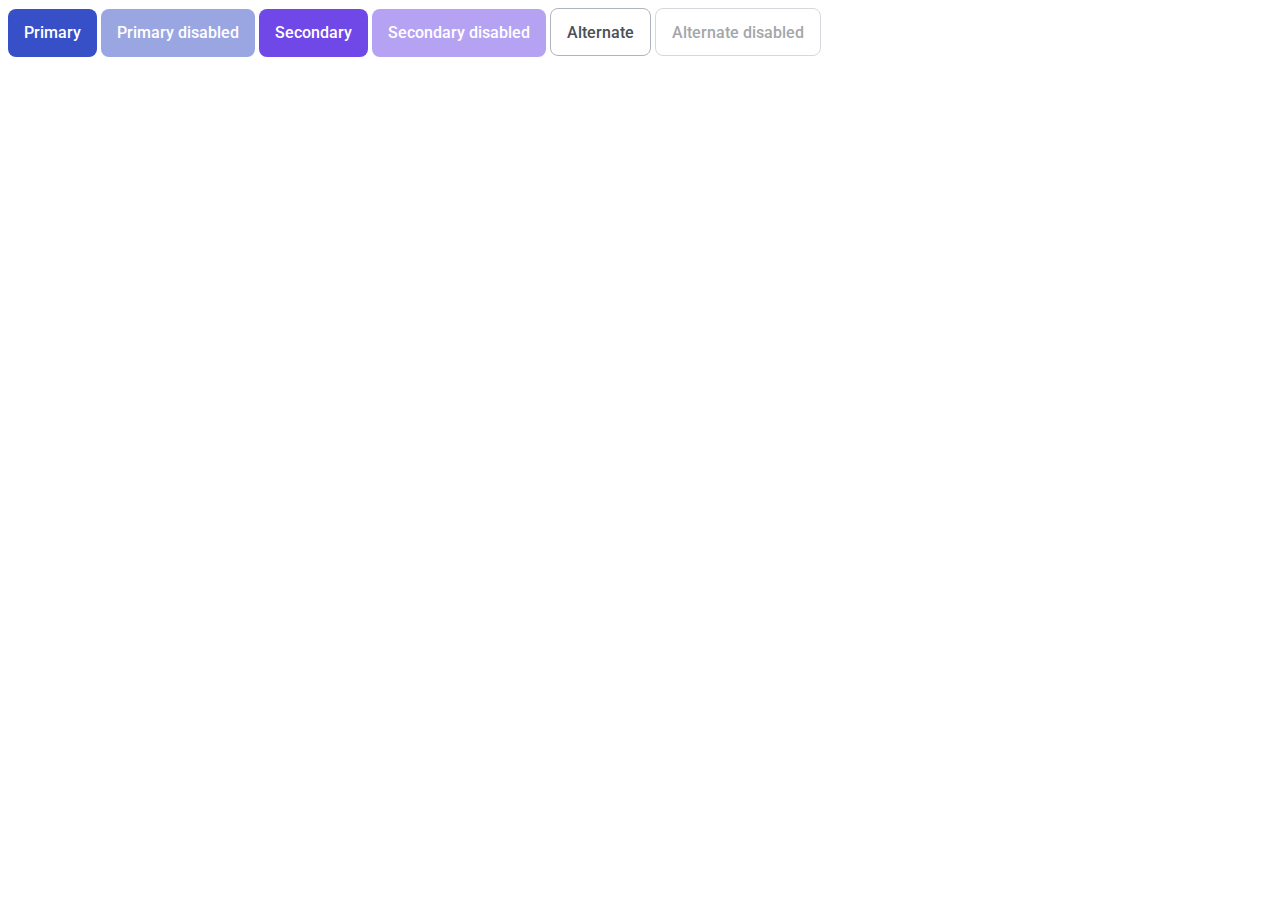
<file: 03-lection1/01-button/index.html>
<!DOCTYPE html>
<!-- Страница с кнопкой -->
<html lang="ru">
<head>
    <link rel="stylesheet" href="../../assets/css/main.css">
    <link rel="stylesheet" href="./button.css">
</head>
<body>
<div class="buttons">
    <button class="button button_primary">Primary</button>
    <button class="button button_primary" disabled>Primary disabled</button>
    <button class="button button_secondary">Secondary</button>
    <button class="button button_secondary" disabled>Secondary disabled</button>
    <button class="button button_alternate">Alternate</button>
    <button class="button button_alternate" disabled>Alternate disabled</button>
</div>
</body>
</html>
</file>
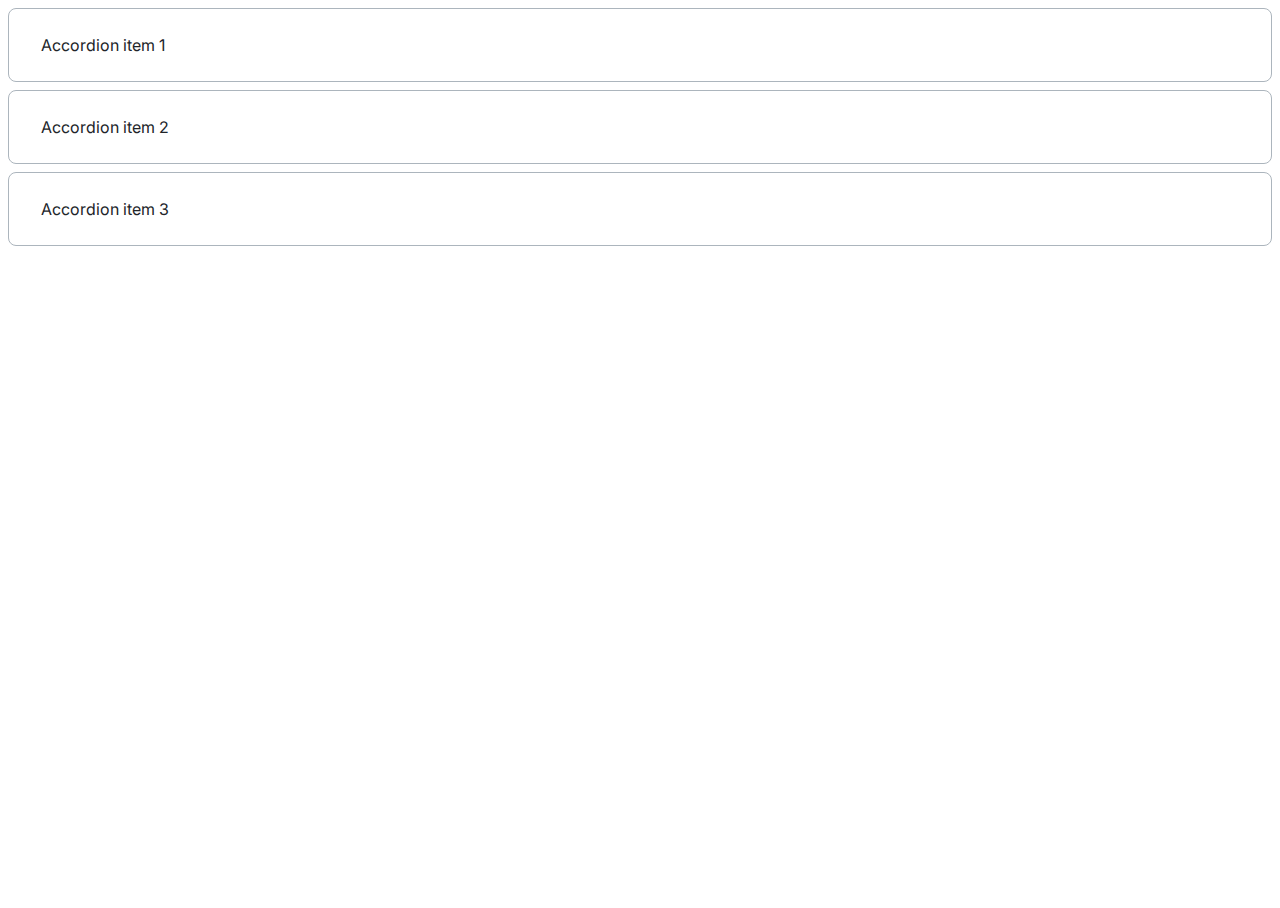
<file: 03-lection1/02-accordion/index.html>
<!DOCTYPE html>
<!-- Страница с аккордеоном -->
<html lang="ru">
    <head>
        <link rel="stylesheet" href="../../assets/css/main.css">
        <link rel="stylesheet" href="./accordion.css">
    </head>
    <body>
        <div class="accordion">
        <details class="accordion__item">
            <summary class="accordion__summary">
                Accordion item 1
            </summary>
            <p class="accordion__content">
                Amet minim mollit non deserunt ullamco est sit aliqua dolor do amet sint. 
                Velit officia consequat duis enim velit mollit. Exercitation veniam consequat sunt nostrud amet.
            </p>
        </details>
        <details class="accordion__item">
            <summary class="accordion__summary">
                Accordion item 2
            </summary>
            <p class="accordion__content">
                Amet minim mollit non deserunt ullamco est sit aliqua dolor do amet sint. 
                Velit officia consequat duis enim velit mollit. Exercitation veniam consequat sunt nostrud amet.
            </p>
        </details>
        <details class="accordion__item">
            <summary class="accordion__summary">
                Accordion item 3
            </summary>
            <p class="accordion__content">
                Amet minim mollit non deserunt ullamco est sit aliqua dolor do amet sint. 
                Velit officia consequat duis enim velit mollit. Exercitation veniam consequat sunt nostrud amet.
            </p>
        </details>
        </div>
    </body>
</html>
</file>
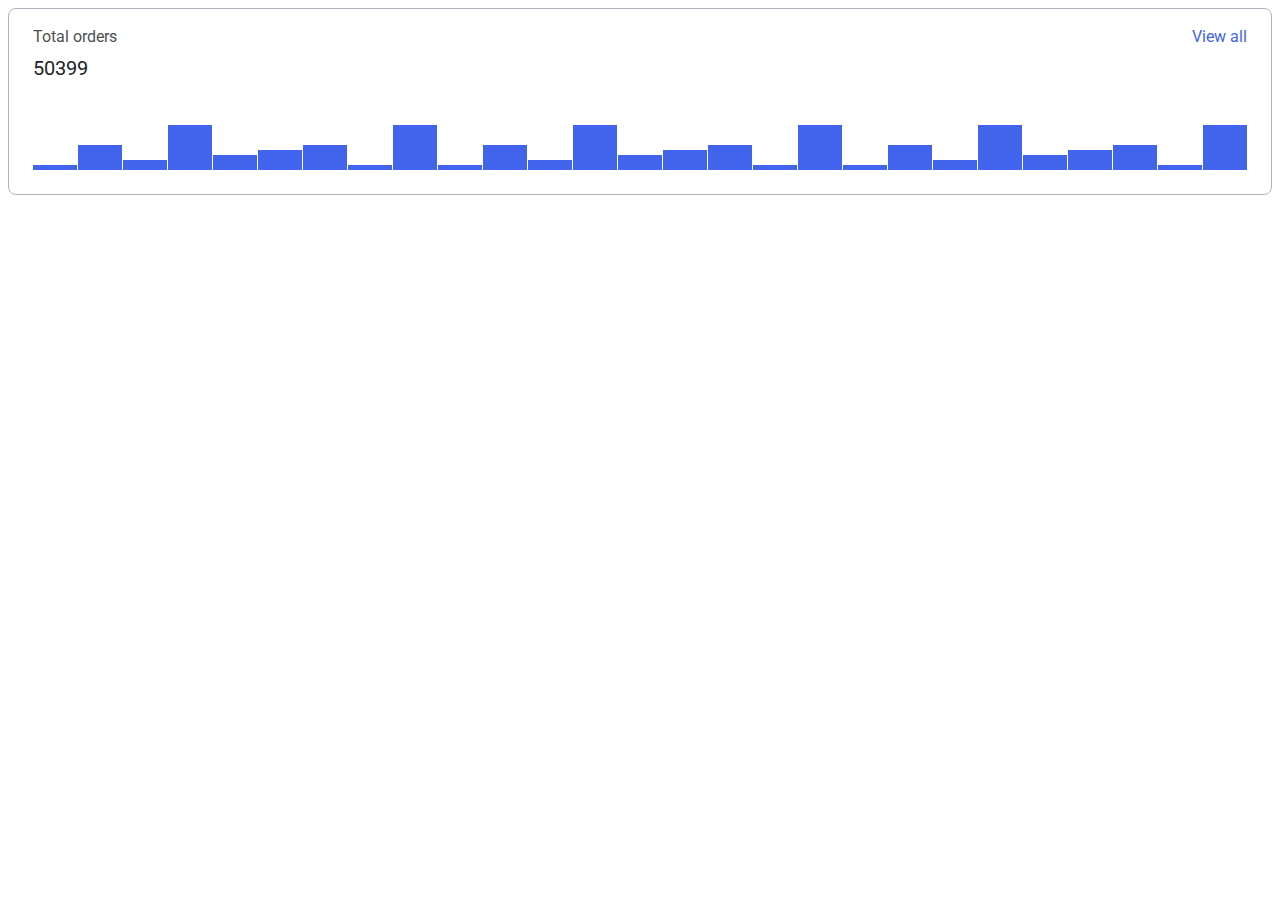
<file: 04-lection2/01-histogram/index.html>
<!DOCTYPE html>
<!-- Страница с гистограммой -->
<html lang="ru">
    <head>
        <link rel="stylesheet" href="../../assets/css/main.css">
        <link rel="stylesheet" href="./histogram.css">
    </head>
    <body>
        <div class="histogram">
            <div class="histogram__header">
                <p class="histogram__title">Total orders</p>
                <a href="#" class="histogram__link">View all</a>
            </div>
            <span class="histogram__total">50399</span>
            <div class="histogram__bars">
                <div class="histogram__bar" style="height: 10%"></div>
                <div class="histogram__bar" style="height: 50%"></div>
                <div class="histogram__bar" style="height: 20%"></div>
                <div class="histogram__bar" style="height: 90%"></div>
                <div class="histogram__bar" style="height: 30%"></div>
                <div class="histogram__bar" style="height: 40%"></div>
                <div class="histogram__bar" style="height: 50%"></div>
                <div class="histogram__bar" style="height: 10%"></div>
                <div class="histogram__bar" style="height: 90%"></div>
                <div class="histogram__bar" style="height: 10%"></div>
                <div class="histogram__bar" style="height: 50%"></div>
                <div class="histogram__bar" style="height: 20%"></div>
                <div class="histogram__bar" style="height: 90%"></div>
                <div class="histogram__bar" style="height: 30%"></div>
                <div class="histogram__bar" style="height: 40%"></div>
                <div class="histogram__bar" style="height: 50%"></div>
                <div class="histogram__bar" style="height: 10%"></div>
                <div class="histogram__bar" style="height: 90%"></div>
                <div class="histogram__bar" style="height: 10%"></div>
                <div class="histogram__bar" style="height: 50%"></div>
                <div class="histogram__bar" style="height: 20%"></div>
                <div class="histogram__bar" style="height: 90%"></div>
                <div class="histogram__bar" style="height: 30%"></div>
                <div class="histogram__bar" style="height: 40%"></div>
                <div class="histogram__bar" style="height: 50%"></div>
                <div class="histogram__bar" style="height: 10%"></div>
                <div class="histogram__bar" style="height: 90%"></div>
            </div>
        </div>
    </body>
</html>
</file>
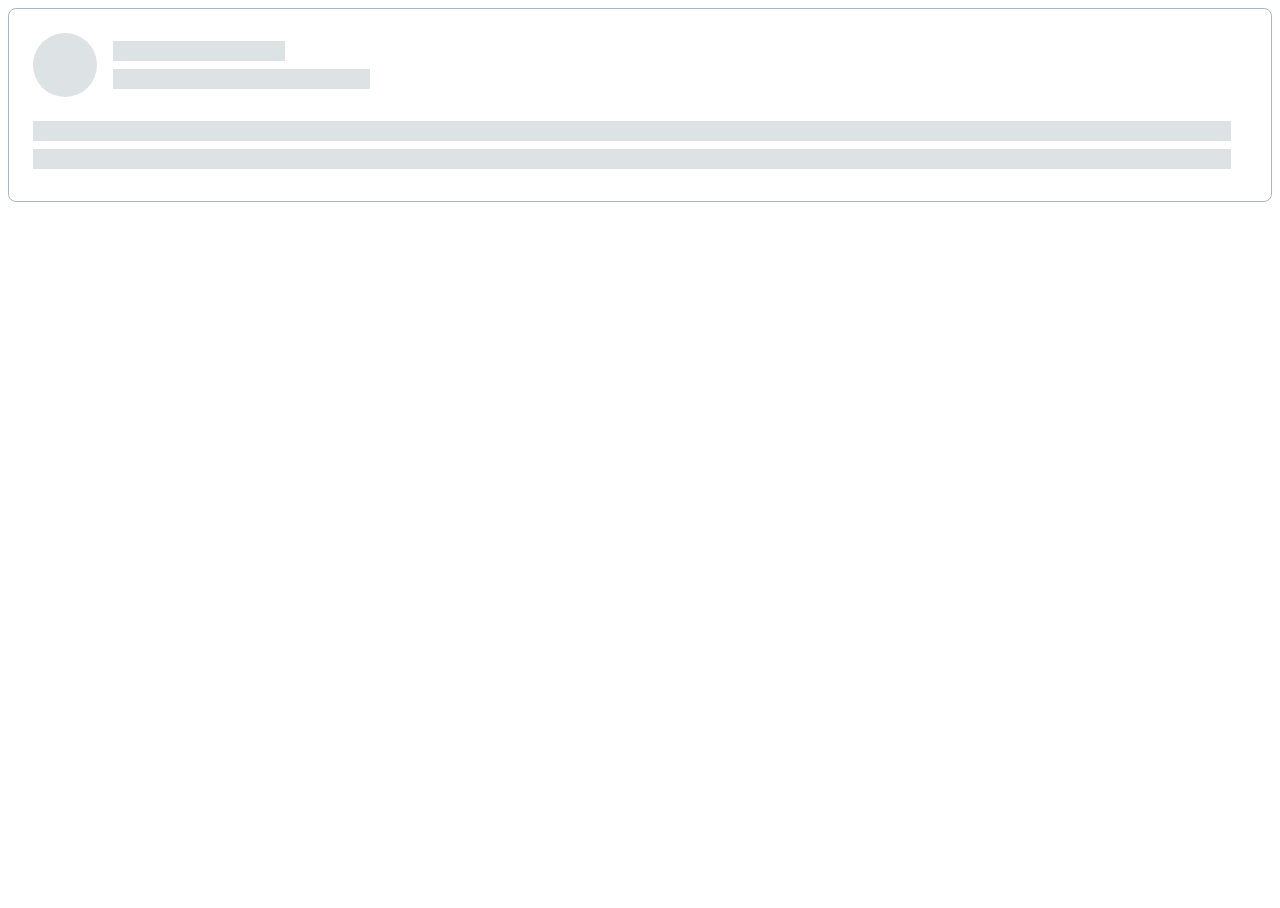
<file: 04-lection2/02-skeleton/index.html>
<!DOCTYPE html>
<!-- Страница со скелетоном -->
<html lang="ru">
    <head>
        <link rel="stylesheet" href="../../assets/css/main.css">
        <link rel="stylesheet" href="./skeleton.css">
    </head>
    <body>
        <div class="skeleton">
            <div class="skeleton__header">
                <div class="skeleton__circle"></div>
                <div class="skeleton__title">
                    <div class="skeleton__line skeleton__line_name"></div>
                    <div class="skeleton__line skeleton__line_date"></div>
                </div>
            </div>
            <div class="skeleton__body">
                <div class="skeleton__line"></div>
                <div class="skeleton__line"></div>
            </div>
        </div>
    </body>
</html>
</file>
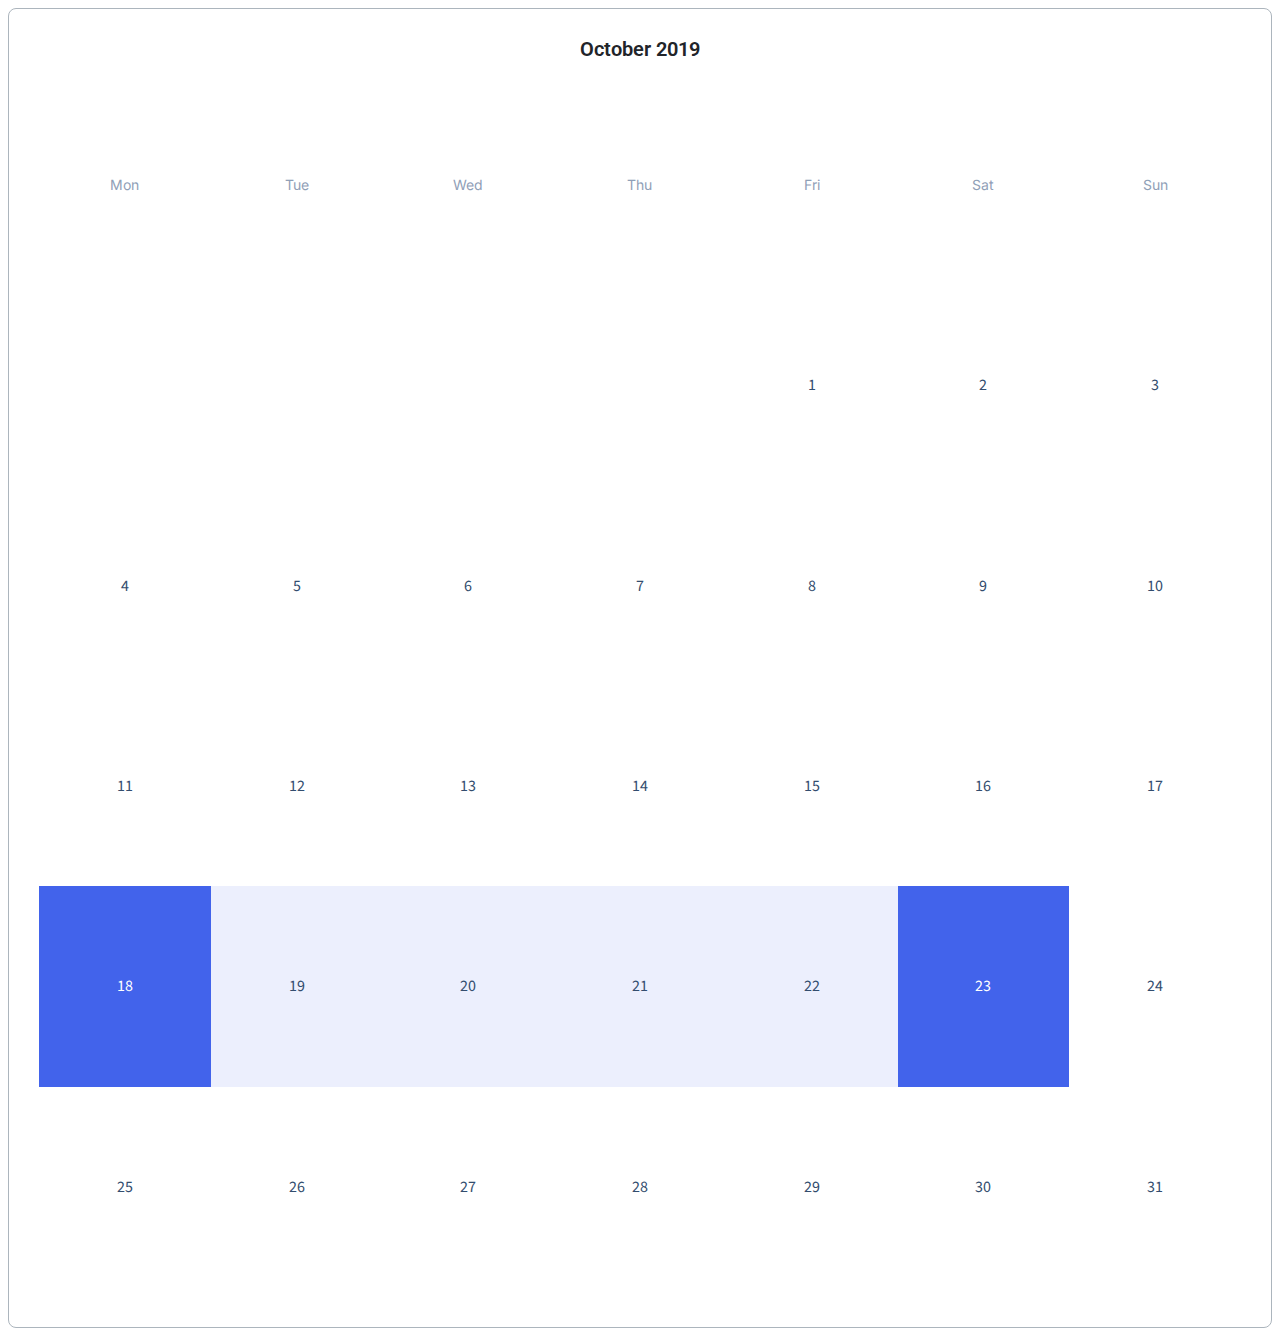
<file: 05-lection3/03-calendar/index.html>
<!DOCTYPE html>
<!-- Страница с календарем -->
<html lang="ru">
    <head>
        <link rel="stylesheet" href="../../assets/css/main.css">
        <link rel="stylesheet" href="./calendar.css">
        <title>Calendar</title>
    </head>
    <body>
        <div class="calendar">
            <div class="calendar__wrapper">
                <div class="calendar__header">
                    October 2019
                </div>
                <div class="calendar__body-wrapper">
                    <div class="calendar__body">
                    <span class="calendar__item calendar__item_week-day">Mon</span>
                    <span class="calendar__item calendar__item_week-day">Tue</span>
                    <span class="calendar__item calendar__item_week-day">Wed</span>
                    <span class="calendar__item calendar__item_week-day">Thu</span>
                    <span class="calendar__item calendar__item_week-day">Fri</span>
                    <span class="calendar__item calendar__item_week-day">Sat</span>
                    <span class="calendar__item calendar__item_week-day">Sun</span>
                    <span class="calendar__item"></span>
                    <span class="calendar__item"></span>
                    <span class="calendar__item"></span>
                    <span class="calendar__item"></span>
                    <span class="calendar__item calendar__item_number-day">1</span>
                    <span class="calendar__item calendar__item_number-day">2</span>
                    <span class="calendar__item calendar__item_number-day">3</span>
                    <span class="calendar__item calendar__item_number-day">4</span>
                    <span class="calendar__item calendar__item_number-day">5</span>
                    <span class="calendar__item calendar__item_number-day">6</span>
                    <span class="calendar__item calendar__item_number-day">7</span>
                    <span class="calendar__item calendar__item_number-day">8</span>
                    <span class="calendar__item calendar__item_number-day">9</span>
                    <span class="calendar__item calendar__item_number-day">10</span>
                    <span class="calendar__item calendar__item_number-day">11</span>
                    <span class="calendar__item calendar__item_number-day">12</span>
                    <span class="calendar__item calendar__item_number-day">13</span>
                    <span class="calendar__item calendar__item_number-day">14</span>
                    <span class="calendar__item calendar__item_number-day">15</span>
                    <span class="calendar__item calendar__item_number-day">16</span>
                    <span class="calendar__item calendar__item_number-day">17</span>
                    <span class="calendar__item calendar__item_number-day calendar__item_active">18</span>
                    <span class="calendar__item calendar__item_number-day calendar__item_range">19</span>
                    <span class="calendar__item calendar__item_number-day calendar__item_range">20</span>
                    <span class="calendar__item calendar__item_number-day calendar__item_range">21</span>
                    <span class="calendar__item calendar__item_number-day calendar__item_range">22</span>
                    <span class="calendar__item calendar__item_number-day calendar__item_active">23</span>
                    <span class="calendar__item calendar__item_number-day">24</span>
                    <span class="calendar__item calendar__item_number-day">25</span>
                    <span class="calendar__item calendar__item_number-day">26</span>
                    <span class="calendar__item calendar__item_number-day">27</span>
                    <span class="calendar__item calendar__item_number-day">28</span>
                    <span class="calendar__item calendar__item_number-day">29</span>
                    <span class="calendar__item calendar__item_number-day">30</span>
                    <span class="calendar__item calendar__item_number-day">31</span>
                    </div>
                </div>
            </div>
        </div>
    </body>
</html>
</file>
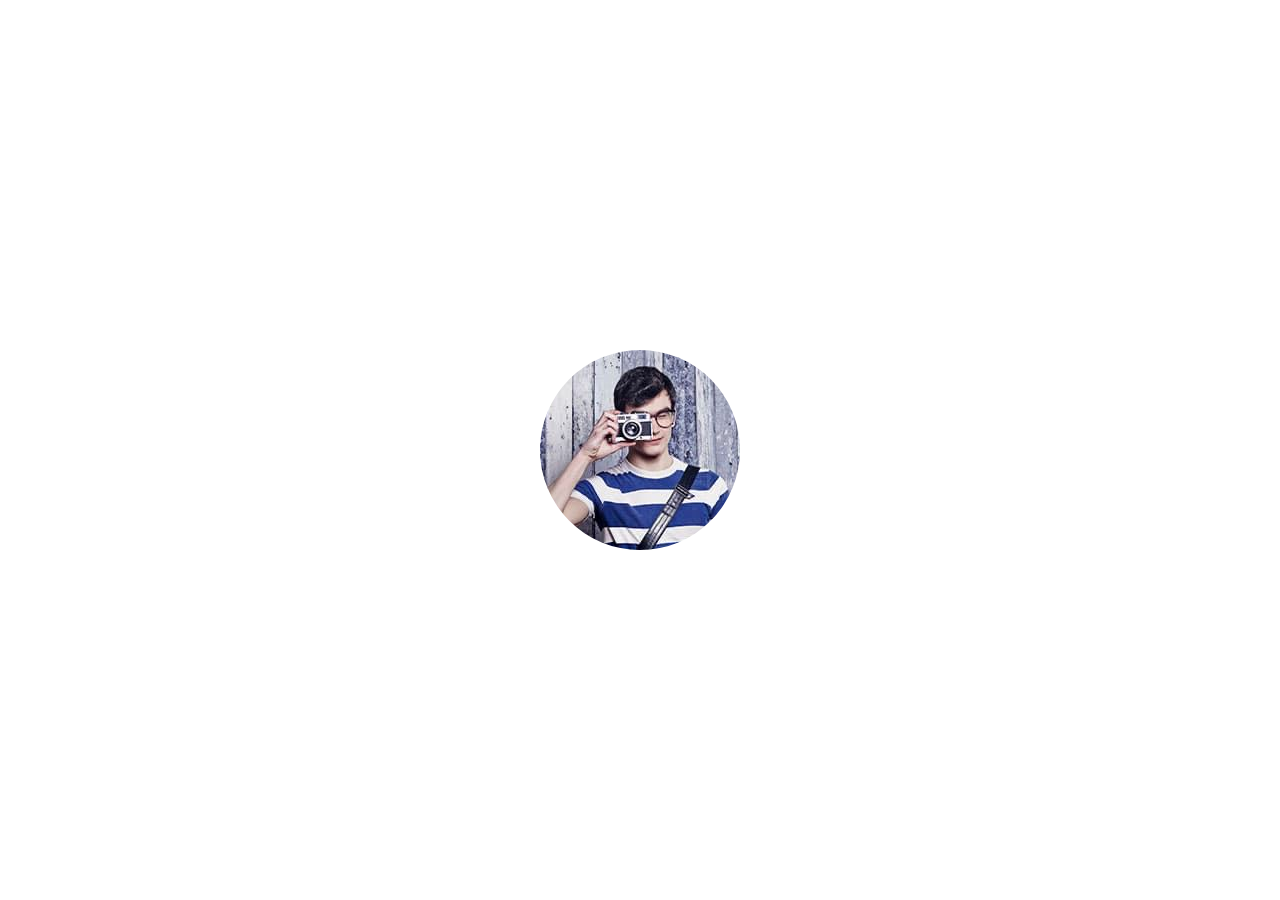
<file: 06-lection4/01-avatar/index.html>
<!DOCTYPE html>
<!-- Страница с аватаром -->
<html lang="ru">
    <head>
        <link rel="stylesheet" href="../../assets/css/main.css">
        <link rel="stylesheet" href="./avatar.css">
        <link rel="stylesheet" href="./index.css">
        <title>Avatar</title>
    </head>
    <body>
        <div class="avatar">
            <img class="avatar__image" src="./public/avatar-200.jpg">
        </div>
    </body>
</html>
</file>
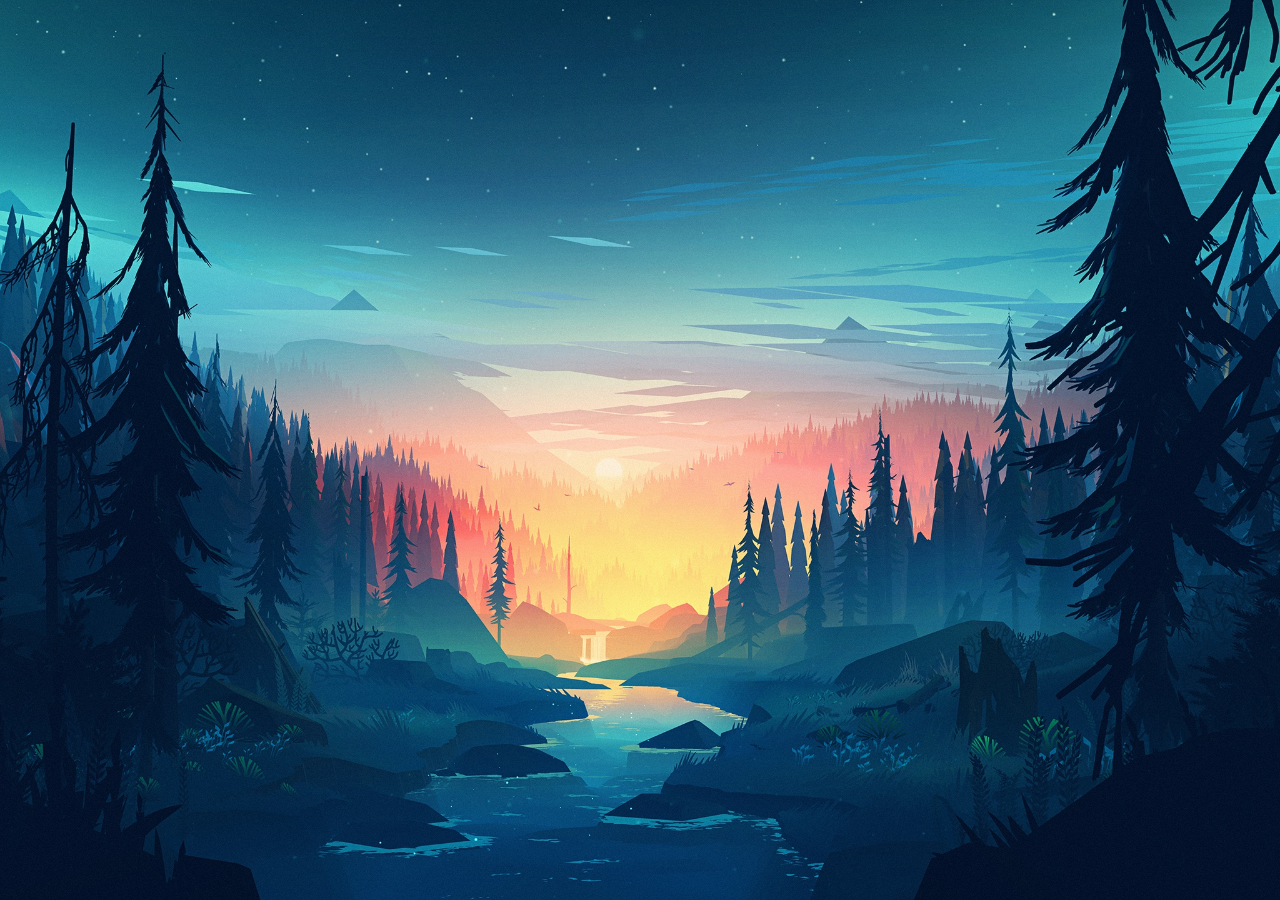
<file: 06-lection4/02-background-image/index.html>
<!DOCTYPE html>
<html lang="ru">
    <head>
        <link rel="stylesheet" href="../../assets/css/main.css">
        <link rel="stylesheet" href="./background-image.css">
        <link rel="stylesheet" href="./index.css">
        <title>Background</title>
    </head>
    <body>
        <div class="background"></div>
    </body>
</html>
</file>
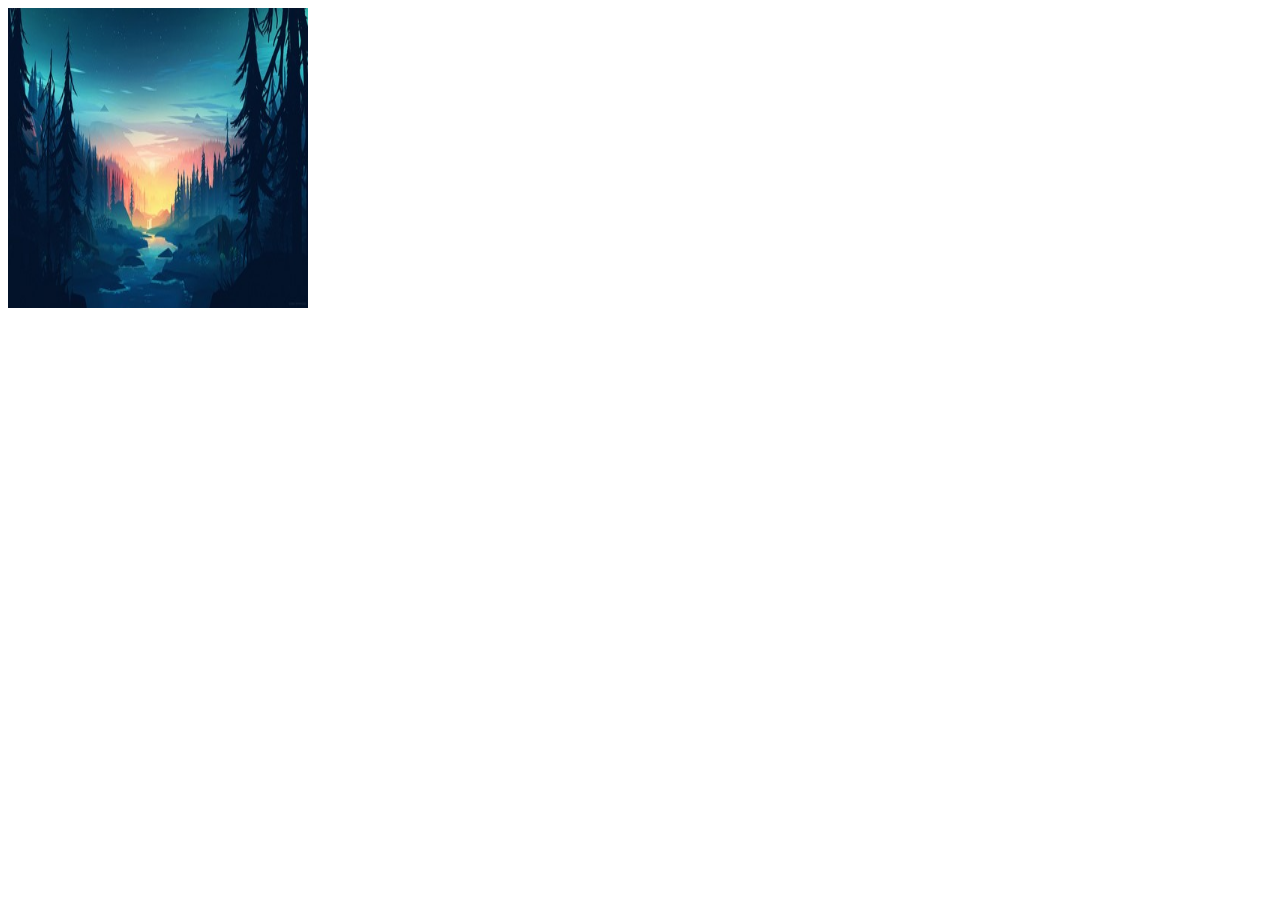
<file: 06-lection4/03-srcset/index.html>
<!DOCTYPE html>
<html lang="ru">
    <head>
        <link rel="stylesheet" href="../../assets/css/main.css">
        <link rel="stylesheet" href="./srcset.css">
    </head>
    <body>
        <div class="srcset">
            <img class="srcset__img" alt="image" src="public/forest_400.jpg" srcset="public/forest_400.jpg 1x, public/forest_768.jpg 2x">
        </div>
    </body>
</html>
</file>
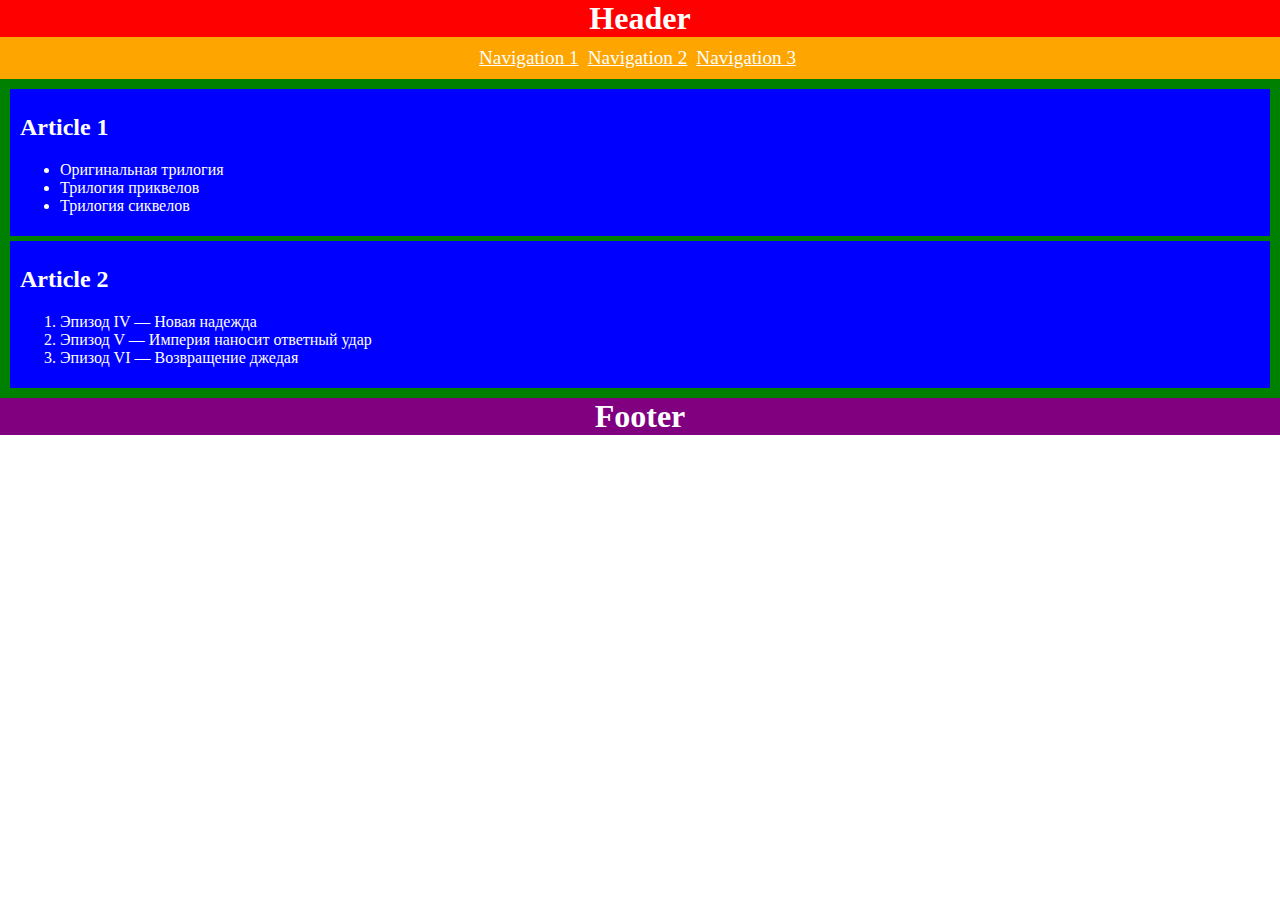
<file: 02-dz0/01-semantic-mockup/solution.html>
<!DOCTYPE html>
<html lang="ru">
  <head>
    <meta charset="utf-8" />
    <title>Семантическая разметка страницы</title>
    <style>
      * {
        color: #fff;
      }
      h1,
      nav {
        text-align: center;
        margin: 0px;
      }
      body {
        margin: 0px;
      }
      header {
        background-color: red;
      }
      main {
        background-color: green;
        padding: 10px 0px 10px 0px;
      }
      nav {
        background-color: orange;
        padding: 10px 0px 10px 0px;
      }
      nav a {
        padding-right: 5px;
        font-size: larger;
      }
      article {
        background-color: blue;
        padding: 5px 10px 5px 10px;
        margin: 0px 10px 0px 10px;
      }
      .second {
        margin-top: 5px;
      }
      footer {
        background-color: purple;
        font-family: cursive;
      }
    </style>
  </head>
  <body>
    <header>
      <h1>Header</h1>
      <nav>
        <a href="/">Navigation 1</a>
        <a href="/">Navigation 2</a>
        <a href="/">Navigation 3</a>
      </nav>
    </header>
    <main>
      <article>
        <h2>Article 1</h2>
        <ul>
          <li>Оригинальная трилогия</li>
          <li>Трилогия приквелов</li>
          <li>Трилогия сиквелов</li>
        </ul>
      </article>
      <article class="second">
        <h2>Article 2</h2>
        <ol>
          <li>Эпизод IV — Новая надежда</li>
          <li>Эпизод V — Империя наносит ответный удар</li>
          <li>Эпизод VI — Возвращение джедая</li>
        </ol>
      </article>
    </main>
    <footer>
      <h1>Footer</h1>
    </footer>
  </body>
</html>
</file>
<file: assets/css/main.css>
@import '../fonts/fonts.css';
@import '../../03-lection1/01-button/button.css';
@import '../../components/header/header.css';
@import '../../components/page/page.css';
@import '../../components/preview/preview.css';
@import '../../components/container/container.css';
@import '../../components/footer/footer.css';
@import '../../components/card/card.css';


:root {
    --white: #ffffff;
    --black: #212429;
    --pink: #F784AD;
    --purple: #7048E8;
    --blue: #374FC7;
    --red: #F03D3E;
    --grey-1: #F8F9FA;
    --grey-2: #DDE2E5;
    --grey-3: #ACB5BD;
    --grey-4: #495057;
    --grey-5: #90A0B7;
    --grey-6: #334D6E;



    --grey-preview: #F9FAFC;

    /*Добавляем цвет класса*/
    --blue-second:#2342C0;
    --purple-second:#5028C6;
    
    --purple-third:#4263EB;
     
    --error: var(--red);
    --success: var(--blue);

    --primary: var(--blue);
    --secondary: var(--purple);

    --primary-hover:var(--blue-second); /*Кнопка primary:hover*/
    --secondary-hover: var(--purple-second); /*Кнопка secondary:hover*/
}

body {
    font-family: 'Roboto', sans-serif;
}

html,body{
    height: 100%;
}
</file>
<file: 03-lection1/01-button/button.css>
/* Стилизация кнопки */

.button{
    font-family: 'Roboto', sans-serif;
    padding: 0.875rem 1rem;
    height: 48px;
    border: none;
    border-radius: 8px;
    font-size: 16px;
    font-weight: 500;
    color: var(--white);
    cursor: pointer;
}

.button:disabled{
    opacity: 0.5;
    pointer-events: none; /*Убираем поведение hover c заблокированного элемента */
}

.button_primary{
    background-color: var(--primary);
}

.button_primary:hover{
    background-color: var(--primary-hover);
}

.button_secondary{
    background-color: var(--secondary);
}

.button_secondary:hover{
    background-color: var(--secondary-hover);
}

.button_alternate{
    background-color: var(--white);
    color: var(--grey-4);
    border: 1px solid var(--grey-3);
}

.button_alternate:hover{
    border-color: var(--black);
}
</file>
<file: 03-lection1/02-accordion/accordion.css>
/* Стилизация аккордеона */

.accordion__item {
    border: 1px solid var(--grey-3);
    padding: 24px 49px 24px 32px;
    border-radius: 8px;
    margin-bottom: 8px;
    font-size: 16px;
    font-family: 'Inter', sans-serif;
    
}

.accordion__item:last-child {
    margin-bottom: 0px;
}

.accordion__summary {
    
    line-height: 24px;
    color: var(--black);
    cursor: pointer;
    list-style: none;
}

.accordion__content {
    margin-bottom: 8px; 
    color: var(--grey-4);
}
</file>
<file: 04-lection2/01-histogram/histogram.css>
.histogram {
    width: 100%;
    border: 1px solid #ACB5BD;
    box-sizing: border-box;
    border-radius: 8px;
    background-color: #FFFFFF;
    padding: 16px 24px 24px 24px;
}

.histogram__bars {
    display: flex;
    justify-content: stretch;
    flex-wrap: nowrap;
    width: 100%;
    align-items: flex-end;
    flex-direction: row;
    height: 50px;
}

.histogram__bar {
    flex: 1 0 auto;
    margin-right: 1px;
    background: #4263EB;
}

.histogram__bar:last-child {
    margin-right: 0;
}

.histogram__header {
    display: flex;
    justify-content: space-between;
    margin-bottom: 6px;
}

.histogram__title {
    margin: 0;
    font-size: 16px;
    line-height: 24px;
    color: #212429;
    opacity: 0.8;
}

.histogram__link {
    display: block;
    color: #4263EB;
    font-size: 16px;
    line-height: 24px;
    margin-left: 20px;
    text-decoration: none;
}

.histogram__total {
    font-size: 20px;
    line-height: 26px;
    margin-bottom: 39px;
    display: block;
    color: #212429;
}
</file>
<file: 04-lection2/02-skeleton/skeleton.css>
.skeleton {
    border: 1px solid #ACB5BD;
    padding: 24px 40px 32px 24px;
    border-radius: 8px;
}

.skeleton__header {
    display: flex;
    align-items: center;
    margin-bottom: 24px;
}

.skeleton__circle {
    flex-shrink: 0;
    width: 64px;
    height: 64px;
    border-radius: 50%;
    background: #DDE2E5;
}

.skeleton__title {
    flex-shrink: 1;
    flex-basis: 100%;
    margin-left: 16px;
}

.skeleton__line {
    height: 20px;
    max-width: 100%;
    width: 100%;
    margin-bottom: 8px;
    background: #DDE2E5;
}

.skeleton__line:last-child {
    margin-bottom: 0;
}

.skeleton__line_name {
    max-width: 172px;
}

.skeleton__line_date {
    max-width: 257px;
}
</file>
<file: 05-lection3/03-calendar/calendar.css>
.calendar__wrapper{
    width: 100%;
    position: relative;
    box-sizing: border-box;
    border-radius: 8px;
    border: 1px solid var(--grey-3);
    padding: 28px 30px 40px 30px;
}

.calendar__header{
    font-weight: 600;
    font-size: 20px;
    line-height: 24px;
    text-align: center;
    color: var(--black);
    margin-bottom: 24px;
}

.calendar__body-wrapper{
    position: relative;
    width: 100%;
    padding-bottom: 100%;
}

.calendar__body{
    display: grid;
    grid-template-columns: repeat(7,1fr);
    grid-template-rows: repeat(6,1fr);
    position: absolute;
    top: 0;
    bottom: 0;
    left: 0;
    right: 0;
}

.calendar__item {
    display: flex;
    align-items: center;
    justify-content: center;
    color: var(--grey-6);
}

.calendar__item_week-day{
    font-family: 'Inter';
    font-style: normal;
    font-weight: 400;
    font-size: 14px;
    line-height: 20px;
    color: var(--grey-5);
}

.calendar__item_number-day{
    font-family: 'Source Sans Pro';
    font-style: normal;
    font-weight: 400;
    font-size: 16px;
    line-height: 20px;
}

.calendar__item_active{
    color: var(--white);
    background: var(--purple-third);
}

.calendar__item_range{
    background: rgba(160, 177, 245, 0.2);
}
</file>
<file: 06-lection4/01-avatar/avatar.css>
.avatar {
    width: 200px;
    height: 200px;
    border-radius: 50%;
    overflow: hidden;
}

.avatar__image {
    width: 100%;
    height: 100%;
    object-fit: cover;
}
</file>
<file: 06-lection4/01-avatar/index.css>
html {
    margin: 0;
    height: 100%;
}

body {
    margin: 0;
    height: 100%;
    display: flex;
    justify-content: center;
    align-items: center;
}
</file>
<file: 06-lection4/02-background-image/background-image.css>
.background {
    background-image: url('./public/forest_768.jpg');
    background-repeat: no-repeat;
    background-size: cover;
    height: 100%;
    background-position: center center;
}

@media screen and (min-width: 768px) {
    .background {
        background-image: url('./public/forest_1024.jpg');
    }
}

@media screen and (min-width: 1280px) {
    .background {
        background-image: url('./public/forest_2560.jpg');
    }
}
</file>
<file: 06-lection4/02-background-image/index.css>
html {
    margin: 0;
    height: 100%;
}

body {
    margin: 0;
    height: 100%;
}
</file>
<file: 06-lection4/03-srcset/srcset.css>
.srcset{
    height: 300px;
    width: 300px;
}

.srcset__img{
    width: 100%;
    height: 100%;
}
</file>
